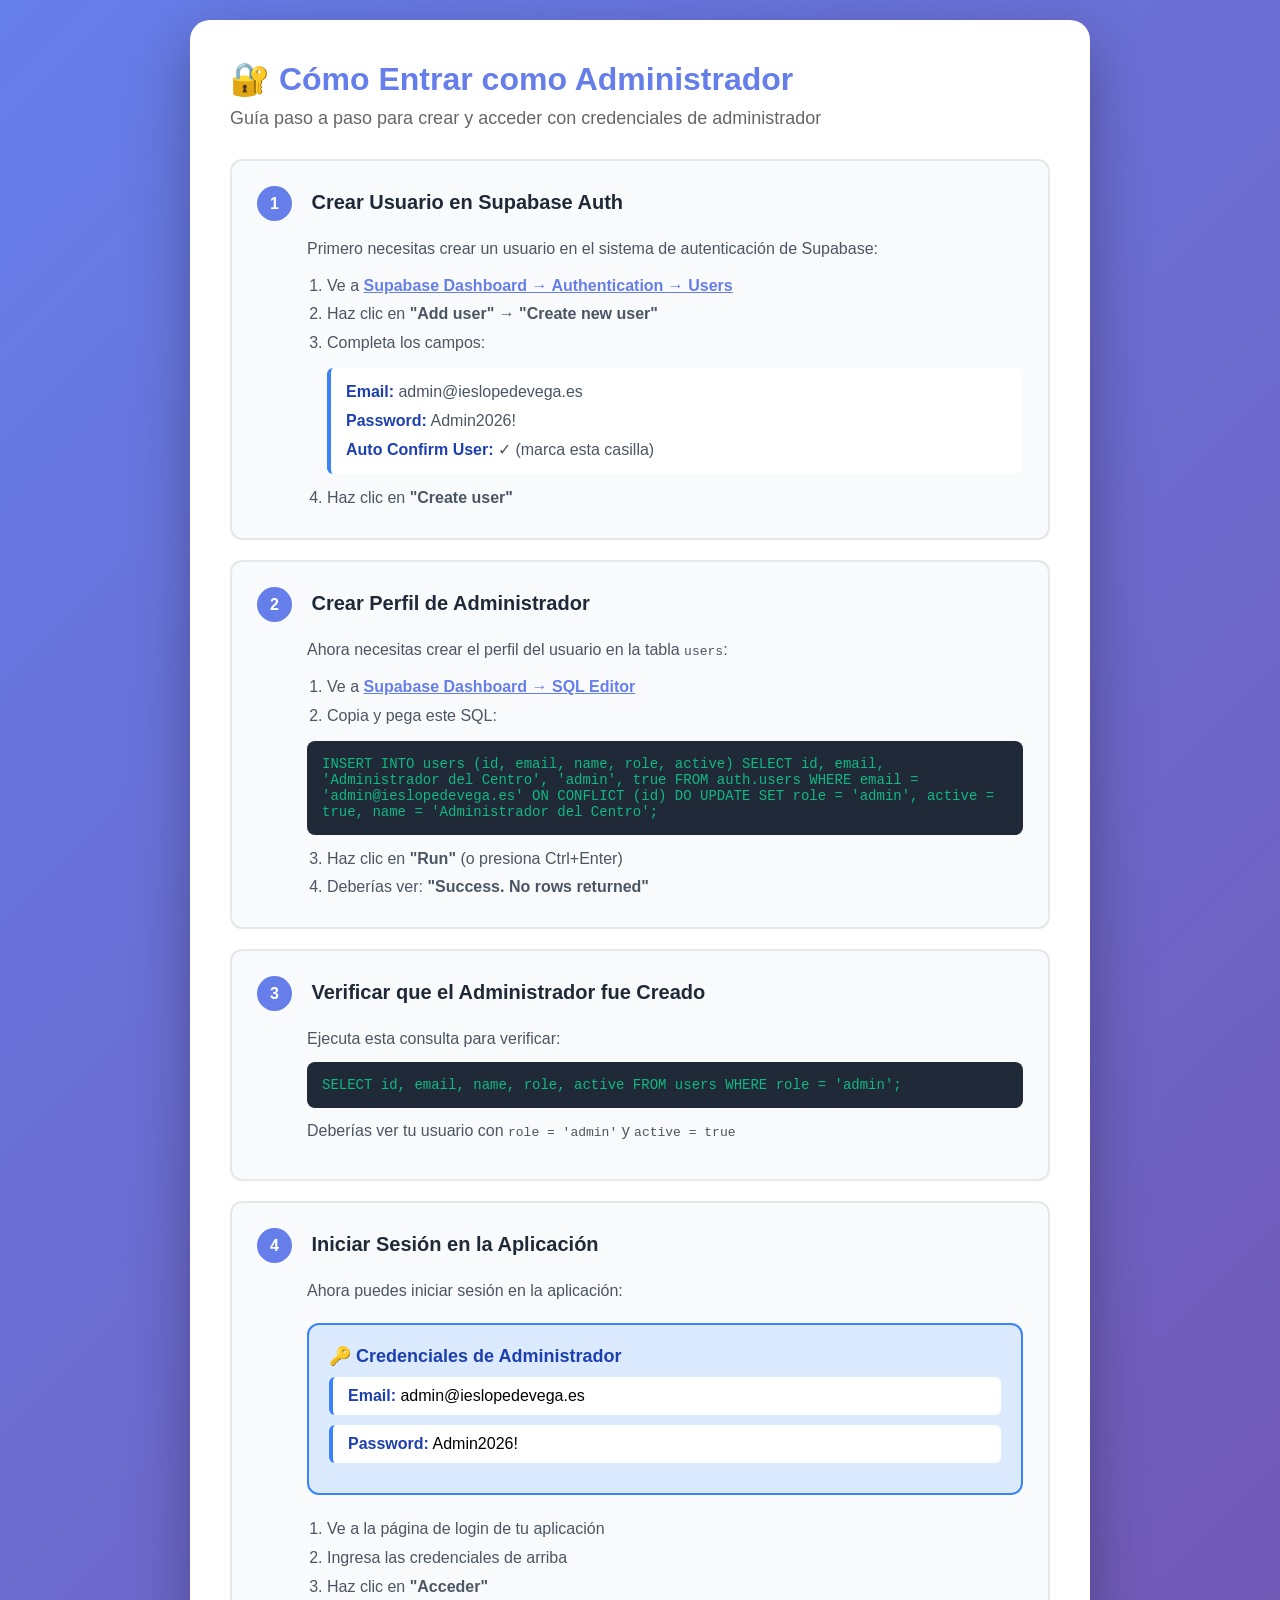
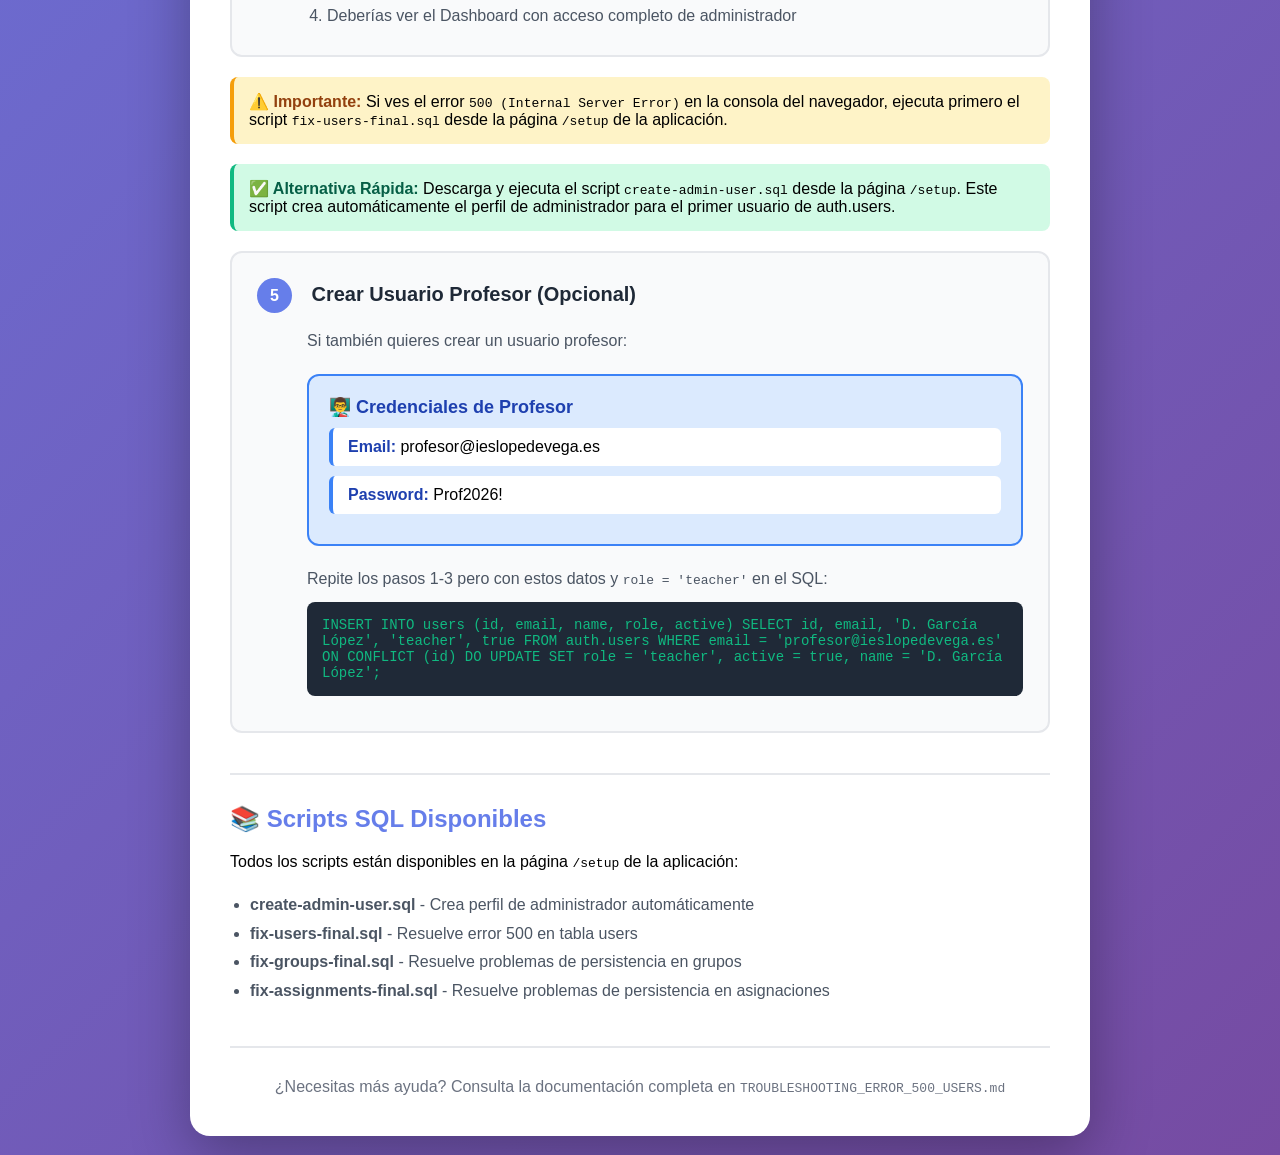
<file: public/COMO_ENTRAR_COMO_ADMINISTRADOR.html>
<!DOCTYPE html>
<html lang="es">
<head>
    <meta charset="UTF-8">
    <meta name="viewport" content="width=device-width, initial-scale=1.0">
    <title>Cómo Entrar como Administrador - IES Lope de Vega</title>
    <style>
        * {
            margin: 0;
            padding: 0;
            box-sizing: border-box;
        }
        body {
            font-family: -apple-system, BlinkMacSystemFont, 'Segoe UI', Roboto, Oxygen, Ubuntu, Cantarell, sans-serif;
            background: linear-gradient(135deg, #667eea 0%, #764ba2 100%);
            padding: 20px;
            min-height: 100vh;
        }
        .container {
            max-width: 900px;
            margin: 0 auto;
            background: white;
            border-radius: 20px;
            padding: 40px;
            box-shadow: 0 20px 60px rgba(0,0,0,0.3);
        }
        h1 {
            color: #667eea;
            margin-bottom: 10px;
            font-size: 32px;
        }
        .subtitle {
            color: #666;
            margin-bottom: 30px;
            font-size: 18px;
        }
        .step {
            background: #f9fafb;
            border-radius: 12px;
            padding: 25px;
            margin-bottom: 20px;
            border: 2px solid #e5e7eb;
        }
        .step:hover {
            border-color: #667eea;
            box-shadow: 0 4px 12px rgba(102, 126, 234, 0.1);
        }
        .step-number {
            display: inline-block;
            background: #667eea;
            color: white;
            width: 35px;
            height: 35px;
            border-radius: 50%;
            text-align: center;
            line-height: 35px;
            font-weight: bold;
            margin-right: 15px;
        }
        .step h3 {
            display: inline;
            color: #1f2937;
            font-size: 20px;
        }
        .step-content {
            margin-top: 15px;
            margin-left: 50px;
        }
        .step p {
            color: #4b5563;
            line-height: 1.6;
            margin-bottom: 10px;
        }
        .code-block {
            background: #1f2937;
            color: #10b981;
            padding: 15px;
            border-radius: 8px;
            font-family: 'Courier New', monospace;
            font-size: 14px;
            overflow-x: auto;
            margin: 10px 0;
        }
        .button {
            display: inline-block;
            background: #667eea;
            color: white;
            padding: 12px 30px;
            border-radius: 8px;
            text-decoration: none;
            font-weight: bold;
            margin: 10px 10px 10px 0;
            transition: all 0.3s;
        }
        .button:hover {
            background: #5568d3;
            transform: translateY(-2px);
            box-shadow: 0 4px 12px rgba(102, 126, 234, 0.4);
        }
        .button-secondary {
            background: #10b981;
        }
        .button-secondary:hover {
            background: #059669;
        }
        .credentials {
            background: #dbeafe;
            border: 2px solid #3b82f6;
            border-radius: 12px;
            padding: 20px;
            margin: 20px 0;
        }
        .credentials h4 {
            color: #1e40af;
            margin-bottom: 10px;
            font-size: 18px;
        }
        .credentials-item {
            background: white;
            padding: 10px 15px;
            border-radius: 6px;
            margin: 10px 0;
            border-left: 4px solid #3b82f6;
        }
        .credentials-item strong {
            color: #1e40af;
        }
        .warning {
            background: #fef3c7;
            border-left: 4px solid #f59e0b;
            padding: 15px;
            margin: 20px 0;
            border-radius: 8px;
        }
        .warning strong {
            color: #92400e;
        }
        .success {
            background: #d1fae5;
            border-left: 4px solid #10b981;
            padding: 15px;
            margin: 20px 0;
            border-radius: 8px;
        }
        .success strong {
            color: #065f46;
        }
        ul {
            margin-left: 20px;
            margin-top: 10px;
        }
        li {
            color: #4b5563;
            line-height: 1.8;
        }
    </style>
</head>
<body>
    <div class="container">
        <h1>🔐 Cómo Entrar como Administrador</h1>
        <p class="subtitle">Guía paso a paso para crear y acceder con credenciales de administrador</p>

        <div class="step">
            <span class="step-number">1</span>
            <h3>Crear Usuario en Supabase Auth</h3>
            <div class="step-content">
                <p>Primero necesitas crear un usuario en el sistema de autenticación de Supabase:</p>
                <ol style="margin-left: 20px; margin-top: 10px;">
                    <li>Ve a <a href="https://supabase.com/dashboard/project/sbymwyxjuxhkilwcxoed/auth/users" target="_blank" style="color: #667eea; font-weight: bold;">Supabase Dashboard → Authentication → Users</a></li>
                    <li>Haz clic en <strong>"Add user"</strong> → <strong>"Create new user"</strong></li>
                    <li>Completa los campos:
                        <div class="credentials-item">
                            <strong>Email:</strong> admin@ieslopedevega.es<br>
                            <strong>Password:</strong> Admin2026!<br>
                            <strong>Auto Confirm User:</strong> ✓ (marca esta casilla)
                        </div>
                    </li>
                    <li>Haz clic en <strong>"Create user"</strong></li>
                </ol>
            </div>
        </div>

        <div class="step">
            <span class="step-number">2</span>
            <h3>Crear Perfil de Administrador</h3>
            <div class="step-content">
                <p>Ahora necesitas crear el perfil del usuario en la tabla <code>users</code>:</p>
                <ol style="margin-left: 20px; margin-top: 10px;">
                    <li>Ve a <a href="https://supabase.com/dashboard/project/sbymwyxjuxhkilwcxoed/sql/new" target="_blank" style="color: #667eea; font-weight: bold;">Supabase Dashboard → SQL Editor</a></li>
                    <li>Copia y pega este SQL:</li>
                </ol>
                <div class="code-block">
INSERT INTO users (id, email, name, role, active)
SELECT 
  id,
  email,
  'Administrador del Centro',
  'admin',
  true
FROM auth.users
WHERE email = 'admin@ieslopedevega.es'
ON CONFLICT (id) DO UPDATE
SET 
  role = 'admin',
  active = true,
  name = 'Administrador del Centro';
                </div>
                <ol start="3" style="margin-left: 20px; margin-top: 10px;">
                    <li>Haz clic en <strong>"Run"</strong> (o presiona Ctrl+Enter)</li>
                    <li>Deberías ver: <strong>"Success. No rows returned"</strong></li>
                </ol>
            </div>
        </div>

        <div class="step">
            <span class="step-number">3</span>
            <h3>Verificar que el Administrador fue Creado</h3>
            <div class="step-content">
                <p>Ejecuta esta consulta para verificar:</p>
                <div class="code-block">
SELECT 
  id,
  email,
  name,
  role,
  active
FROM users
WHERE role = 'admin';
                </div>
                <p>Deberías ver tu usuario con <code>role = 'admin'</code> y <code>active = true</code></p>
            </div>
        </div>

        <div class="step">
            <span class="step-number">4</span>
            <h3>Iniciar Sesión en la Aplicación</h3>
            <div class="step-content">
                <p>Ahora puedes iniciar sesión en la aplicación:</p>
                <div class="credentials">
                    <h4>🔑 Credenciales de Administrador</h4>
                    <div class="credentials-item">
                        <strong>Email:</strong> admin@ieslopedevega.es
                    </div>
                    <div class="credentials-item">
                        <strong>Password:</strong> Admin2026!
                    </div>
                </div>
                <ol style="margin-left: 20px; margin-top: 10px;">
                    <li>Ve a la página de login de tu aplicación</li>
                    <li>Ingresa las credenciales de arriba</li>
                    <li>Haz clic en <strong>"Acceder"</strong></li>
                    <li>Deberías ver el Dashboard con acceso completo de administrador</li>
                </ol>
            </div>
        </div>

        <div class="warning">
            <strong>⚠️ Importante:</strong> Si ves el error <code>500 (Internal Server Error)</code> en la consola del navegador, ejecuta primero el script <code>fix-users-final.sql</code> desde la página <code>/setup</code> de la aplicación.
        </div>

        <div class="success">
            <strong>✅ Alternativa Rápida:</strong> Descarga y ejecuta el script <code>create-admin-user.sql</code> desde la página <code>/setup</code>. Este script crea automáticamente el perfil de administrador para el primer usuario de auth.users.
        </div>

        <div class="step">
            <span class="step-number">5</span>
            <h3>Crear Usuario Profesor (Opcional)</h3>
            <div class="step-content">
                <p>Si también quieres crear un usuario profesor:</p>
                <div class="credentials">
                    <h4>👨‍🏫 Credenciales de Profesor</h4>
                    <div class="credentials-item">
                        <strong>Email:</strong> profesor@ieslopedevega.es
                    </div>
                    <div class="credentials-item">
                        <strong>Password:</strong> Prof2026!
                    </div>
                </div>
                <p>Repite los pasos 1-3 pero con estos datos y <code>role = 'teacher'</code> en el SQL:</p>
                <div class="code-block">
INSERT INTO users (id, email, name, role, active)
SELECT 
  id,
  email,
  'D. García López',
  'teacher',
  true
FROM auth.users
WHERE email = 'profesor@ieslopedevega.es'
ON CONFLICT (id) DO UPDATE
SET 
  role = 'teacher',
  active = true,
  name = 'D. García López';
                </div>
            </div>
        </div>

        <div style="margin-top: 40px; padding-top: 30px; border-top: 2px solid #e5e7eb;">
            <h2 style="color: #667eea; margin-bottom: 20px;">📚 Scripts SQL Disponibles</h2>
            <p style="margin-bottom: 20px;">Todos los scripts están disponibles en la página <code>/setup</code> de la aplicación:</p>
            <ul>
                <li><strong>create-admin-user.sql</strong> - Crea perfil de administrador automáticamente</li>
                <li><strong>fix-users-final.sql</strong> - Resuelve error 500 en tabla users</li>
                <li><strong>fix-groups-final.sql</strong> - Resuelve problemas de persistencia en grupos</li>
                <li><strong>fix-assignments-final.sql</strong> - Resuelve problemas de persistencia en asignaciones</li>
            </ul>
        </div>

        <div style="margin-top: 40px; padding-top: 30px; border-top: 2px solid #e5e7eb; text-align: center; color: #6b7280;">
            <p>¿Necesitas más ayuda? Consulta la documentación completa en <code>TROUBLESHOOTING_ERROR_500_USERS.md</code></p>
        </div>
    </div>
</body>
</html>
</file>
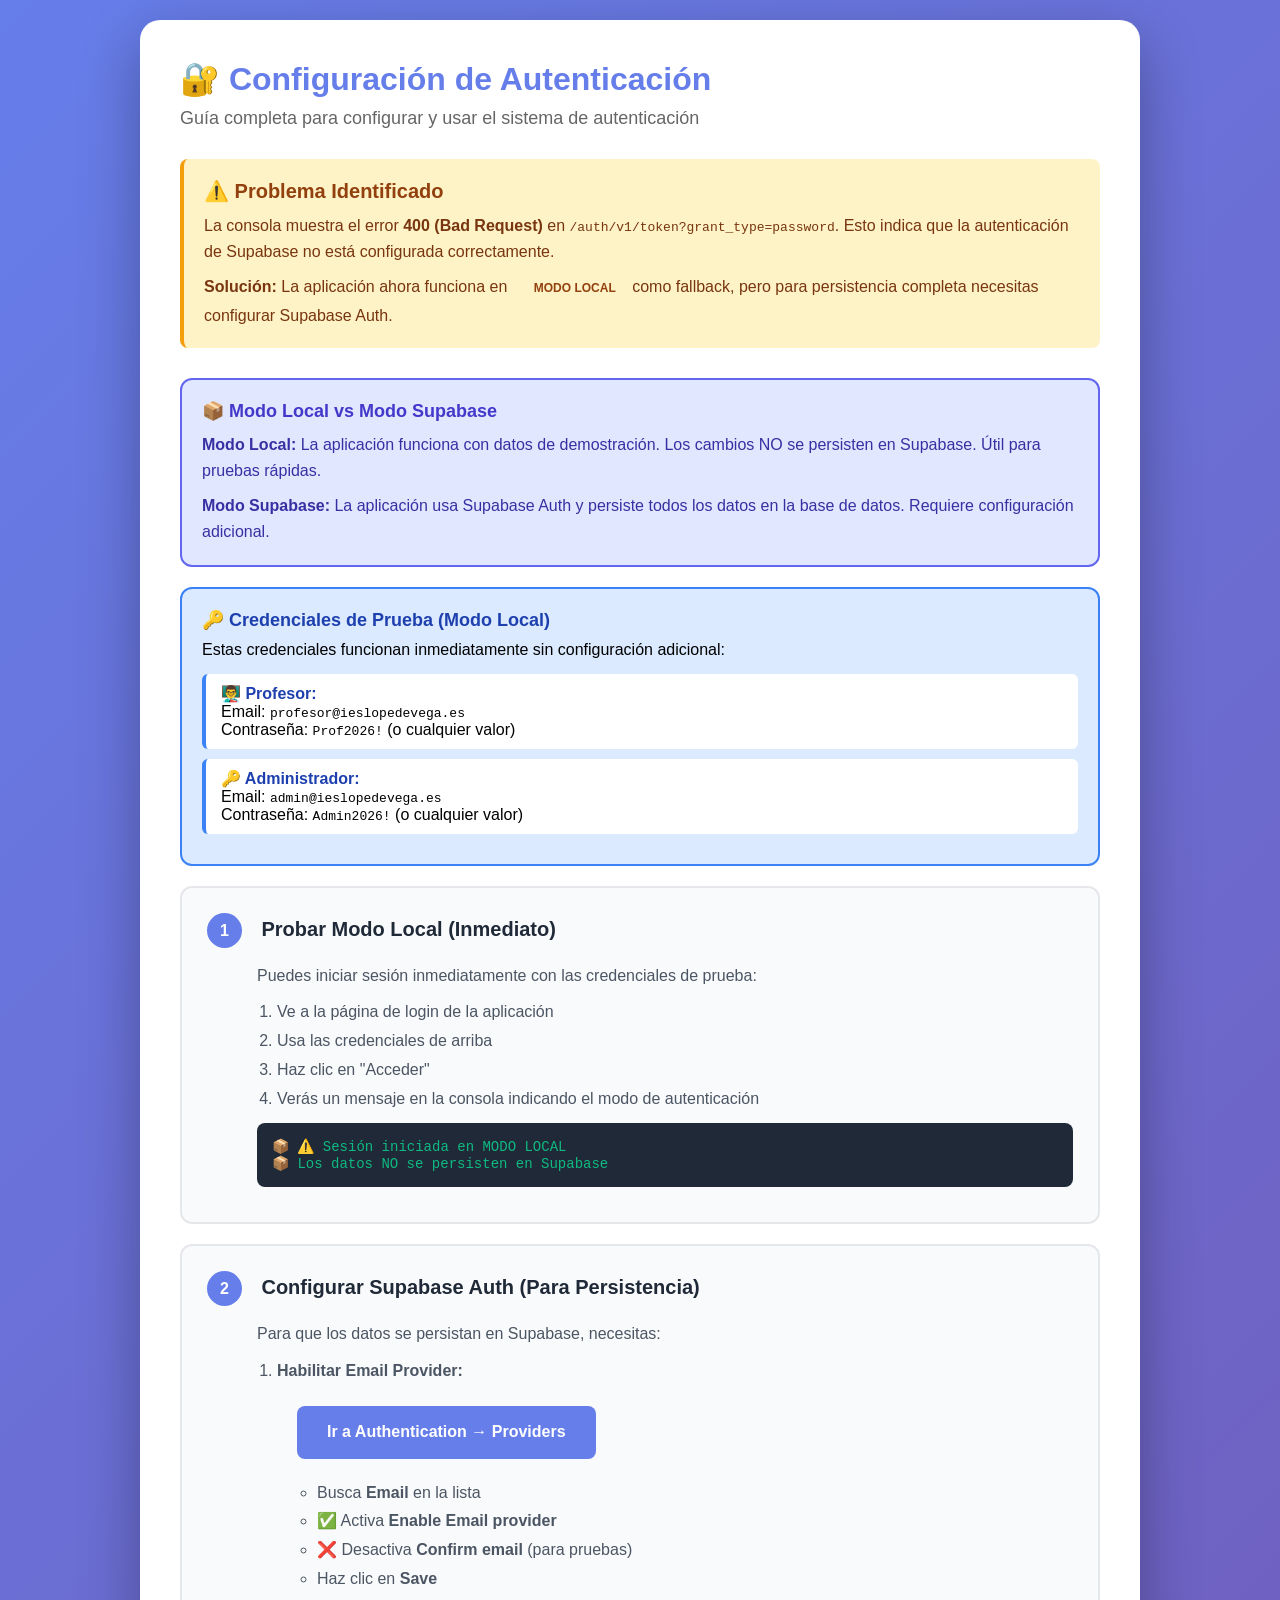
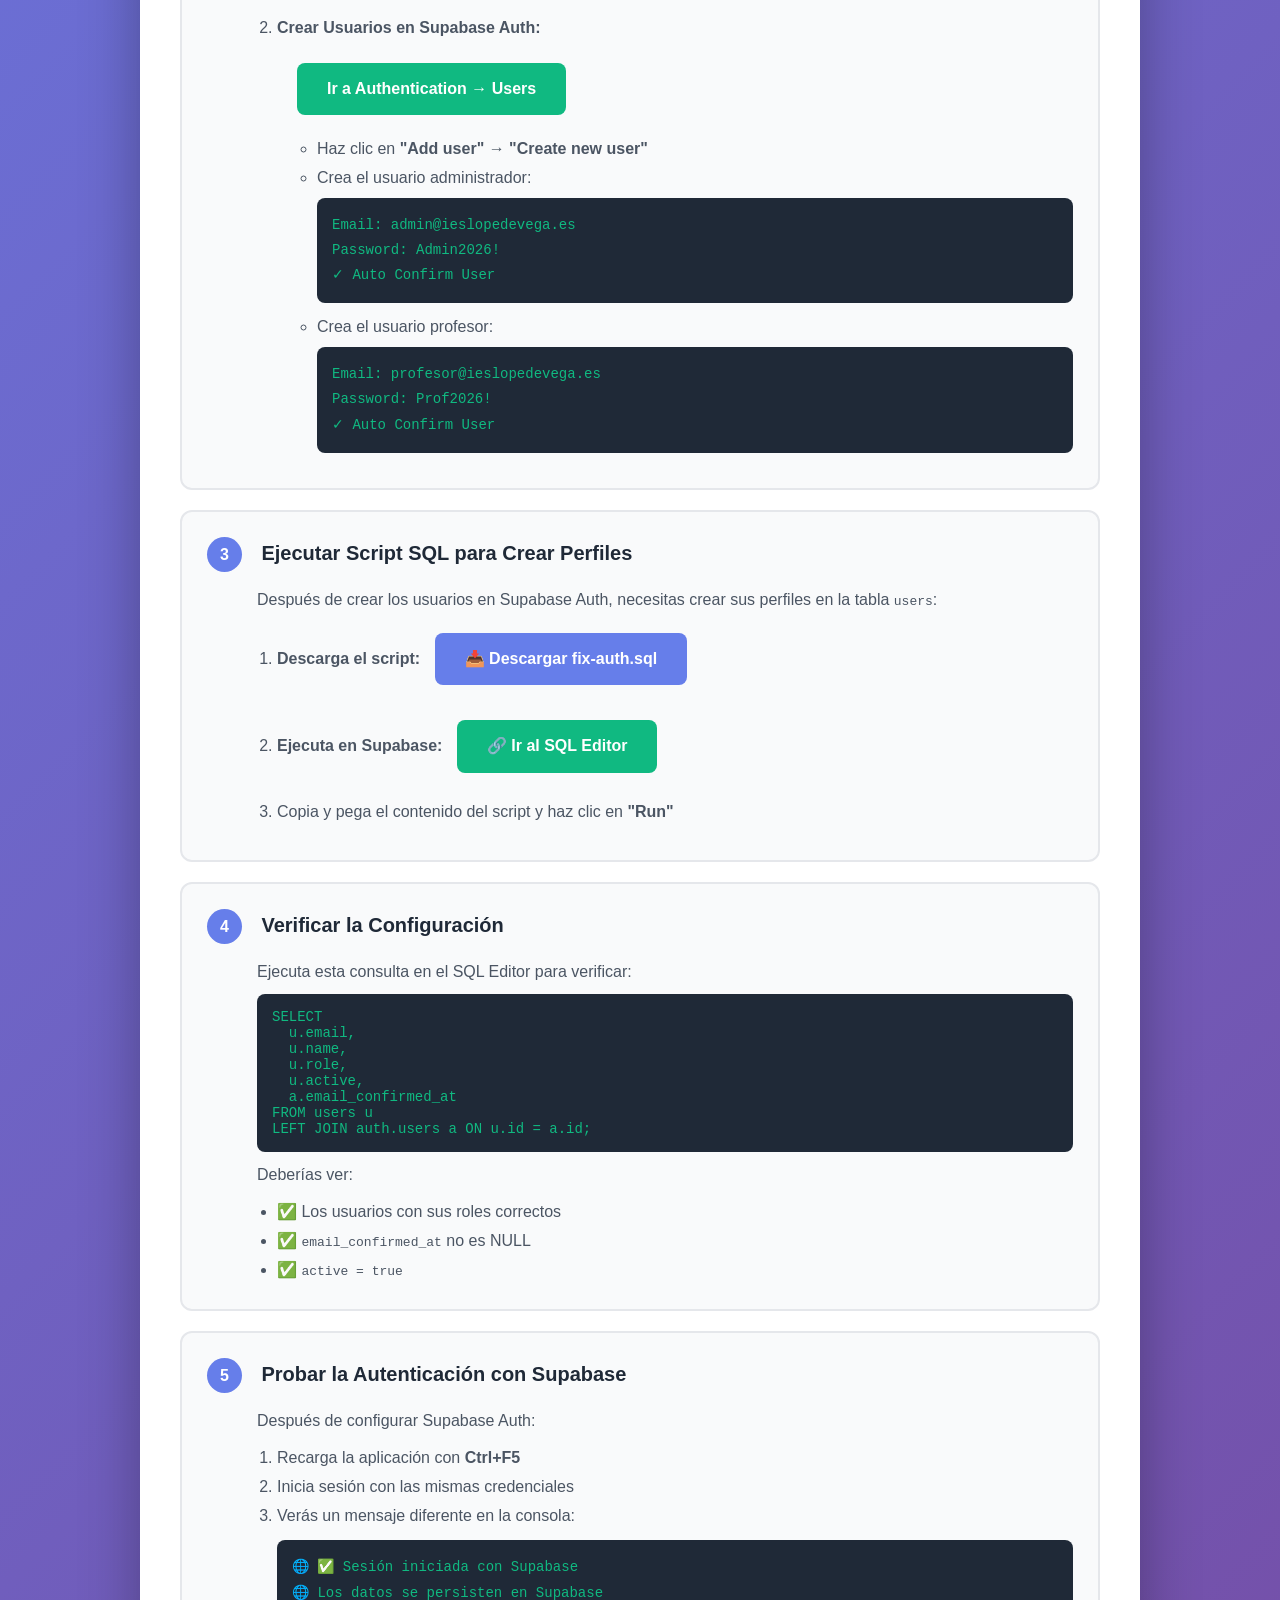
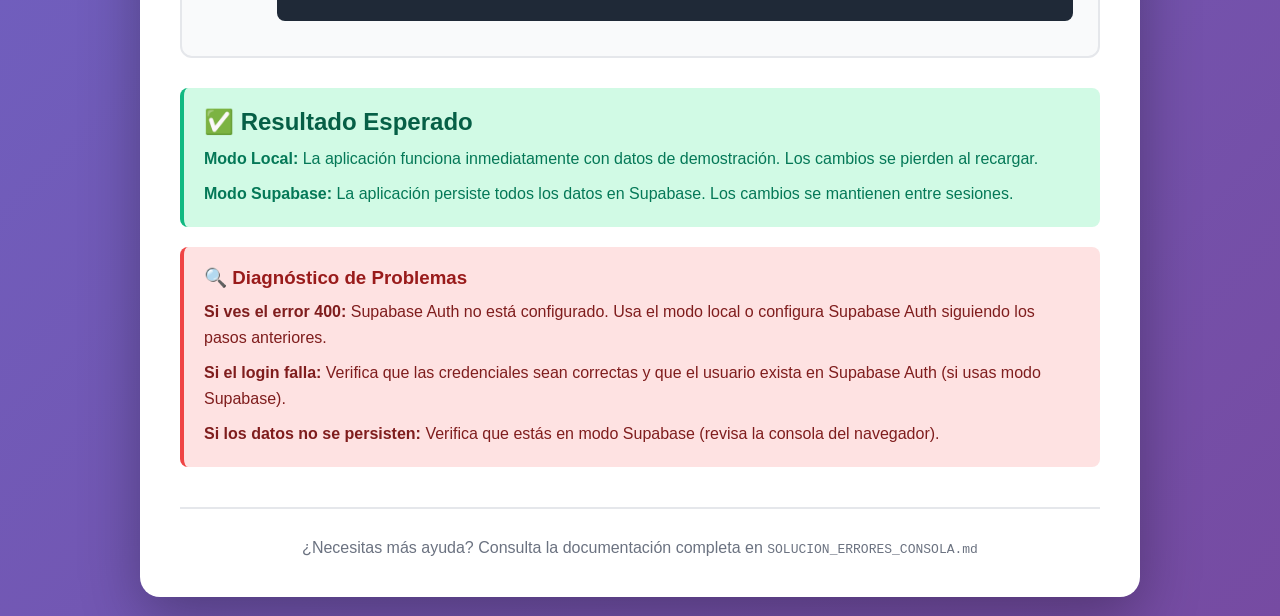
<file: public/CONFIGURACION_AUTENTICACION.html>
<!DOCTYPE html>
<html lang="es">
<head>
    <meta charset="UTF-8">
    <meta name="viewport" content="width=device-width, initial-scale=1.0">
    <title>Configuración de Autenticación - IES Lope de Vega</title>
    <style>
        * {
            margin: 0;
            padding: 0;
            box-sizing: border-box;
        }
        body {
            font-family: -apple-system, BlinkMacSystemFont, 'Segoe UI', Roboto, Oxygen, Ubuntu, Cantarell, sans-serif;
            background: linear-gradient(135deg, #667eea 0%, #764ba2 100%);
            padding: 20px;
            min-height: 100vh;
        }
        .container {
            max-width: 1000px;
            margin: 0 auto;
            background: white;
            border-radius: 20px;
            padding: 40px;
            box-shadow: 0 20px 60px rgba(0,0,0,0.3);
        }
        h1 {
            color: #667eea;
            margin-bottom: 10px;
            font-size: 32px;
        }
        .subtitle {
            color: #666;
            margin-bottom: 30px;
            font-size: 18px;
        }
        .alert {
            background: #fef3c7;
            border-left: 4px solid #f59e0b;
            padding: 20px;
            margin-bottom: 30px;
            border-radius: 8px;
        }
        .alert h2 {
            color: #92400e;
            margin-bottom: 10px;
            font-size: 20px;
        }
        .alert p {
            color: #78350f;
            line-height: 1.6;
        }
        .step {
            background: #f9fafb;
            border-radius: 12px;
            padding: 25px;
            margin-bottom: 20px;
            border: 2px solid #e5e7eb;
        }
        .step:hover {
            border-color: #667eea;
            box-shadow: 0 4px 12px rgba(102, 126, 234, 0.1);
        }
        .step-number {
            display: inline-block;
            background: #667eea;
            color: white;
            width: 35px;
            height: 35px;
            border-radius: 50%;
            text-align: center;
            line-height: 35px;
            font-weight: bold;
            margin-right: 15px;
        }
        .step h3 {
            display: inline;
            color: #1f2937;
            font-size: 20px;
        }
        .step-content {
            margin-top: 15px;
            margin-left: 50px;
        }
        .step p {
            color: #4b5563;
            line-height: 1.6;
            margin-bottom: 10px;
        }
        .code-block {
            background: #1f2937;
            color: #10b981;
            padding: 15px;
            border-radius: 8px;
            font-family: 'Courier New', monospace;
            font-size: 14px;
            overflow-x: auto;
            margin: 10px 0;
        }
        .button {
            display: inline-block;
            background: #667eea;
            color: white;
            padding: 12px 30px;
            border-radius: 8px;
            text-decoration: none;
            font-weight: bold;
            margin: 10px 10px 10px 0;
            transition: all 0.3s;
        }
        .button:hover {
            background: #5568d3;
            transform: translateY(-2px);
            box-shadow: 0 4px 12px rgba(102, 126, 234, 0.4);
        }
        .button-secondary {
            background: #10b981;
        }
        .button-secondary:hover {
            background: #059669;
        }
        .credentials {
            background: #dbeafe;
            border: 2px solid #3b82f6;
            border-radius: 12px;
            padding: 20px;
            margin: 20px 0;
        }
        .credentials h4 {
            color: #1e40af;
            margin-bottom: 10px;
            font-size: 18px;
        }
        .credentials-item {
            background: white;
            padding: 10px 15px;
            border-radius: 6px;
            margin: 10px 0;
            border-left: 4px solid #3b82f6;
        }
        .credentials-item strong {
            color: #1e40af;
        }
        .success {
            background: #d1fae5;
            border-left: 4px solid #10b981;
            padding: 20px;
            margin-top: 30px;
            border-radius: 8px;
        }
        .success h2 {
            color: #065f46;
            margin-bottom: 10px;
        }
        .success p {
            color: #047857;
            line-height: 1.6;
        }
        .warning {
            background: #fee2e2;
            border-left: 4px solid #ef4444;
            padding: 20px;
            margin-top: 20px;
            border-radius: 8px;
        }
        .warning h3 {
            color: #991b1b;
            margin-bottom: 10px;
        }
        .warning p {
            color: #7f1d1d;
            line-height: 1.6;
        }
        .info-box {
            background: #e0e7ff;
            border: 2px solid #6366f1;
            border-radius: 12px;
            padding: 20px;
            margin: 20px 0;
        }
        .info-box h4 {
            color: #4338ca;
            margin-bottom: 10px;
            font-size: 18px;
        }
        .info-box p {
            color: #3730a3;
            line-height: 1.6;
        }
        ul {
            margin-left: 20px;
            margin-top: 10px;
        }
        li {
            color: #4b5563;
            line-height: 1.8;
        }
        .mode-indicator {
            display: inline-block;
            padding: 4px 12px;
            border-radius: 12px;
            font-size: 12px;
            font-weight: bold;
            margin-left: 10px;
        }
        .mode-local {
            background: #fef3c7;
            color: #92400e;
        }
        .mode-supabase {
            background: #d1fae5;
            color: #065f46;
        }
    </style>
</head>
<body>
    <div class="container">
        <h1>🔐 Configuración de Autenticación</h1>
        <p class="subtitle">Guía completa para configurar y usar el sistema de autenticación</p>

        <div class="alert">
            <h2>⚠️ Problema Identificado</h2>
            <p>La consola muestra el error <strong>400 (Bad Request)</strong> en <code>/auth/v1/token?grant_type=password</code>. Esto indica que la autenticación de Supabase no está configurada correctamente.</p>
            <p style="margin-top: 10px;"><strong>Solución:</strong> La aplicación ahora funciona en <span class="mode-indicator mode-local">MODO LOCAL</span> como fallback, pero para persistencia completa necesitas configurar Supabase Auth.</p>
        </div>

        <div class="info-box">
            <h4>📦 Modo Local vs Modo Supabase</h4>
            <p><strong>Modo Local:</strong> La aplicación funciona con datos de demostración. Los cambios NO se persisten en Supabase. Útil para pruebas rápidas.</p>
            <p style="margin-top: 10px;"><strong>Modo Supabase:</strong> La aplicación usa Supabase Auth y persiste todos los datos en la base de datos. Requiere configuración adicional.</p>
        </div>

        <div class="credentials">
            <h4>🔑 Credenciales de Prueba (Modo Local)</h4>
            <p style="margin-bottom: 15px;">Estas credenciales funcionan inmediatamente sin configuración adicional:</p>
            <div class="credentials-item">
                <strong>👨‍🏫 Profesor:</strong><br>
                Email: <code>profesor@ieslopedevega.es</code><br>
                Contraseña: <code>Prof2026!</code> (o cualquier valor)
            </div>
            <div class="credentials-item">
                <strong>🔑 Administrador:</strong><br>
                Email: <code>admin@ieslopedevega.es</code><br>
                Contraseña: <code>Admin2026!</code> (o cualquier valor)
            </div>
        </div>

        <div class="step">
            <span class="step-number">1</span>
            <h3>Probar Modo Local (Inmediato)</h3>
            <div class="step-content">
                <p>Puedes iniciar sesión inmediatamente con las credenciales de prueba:</p>
                <ol style="margin-left: 20px; margin-top: 10px;">
                    <li>Ve a la página de login de la aplicación</li>
                    <li>Usa las credenciales de arriba</li>
                    <li>Haz clic en "Acceder"</li>
                    <li>Verás un mensaje en la consola indicando el modo de autenticación</li>
                </ol>
                <div class="code-block">
📦 ⚠️ Sesión iniciada en MODO LOCAL<br>
📦 Los datos NO se persisten en Supabase
                </div>
            </div>
        </div>

        <div class="step">
            <span class="step-number">2</span>
            <h3>Configurar Supabase Auth (Para Persistencia)</h3>
            <div class="step-content">
                <p>Para que los datos se persistan en Supabase, necesitas:</p>
                <ol style="margin-left: 20px; margin-top: 10px;">
                    <li>
                        <strong>Habilitar Email Provider:</strong>
                        <div style="margin-left: 20px; margin-top: 10px;">
                            <a href="https://supabase.com/dashboard/project/sbymwyxjuxhkilwcxoed/auth/providers" target="_blank" class="button">Ir a Authentication → Providers</a>
                            <ul>
                                <li>Busca <strong>Email</strong> en la lista</li>
                                <li>✅ Activa <strong>Enable Email provider</strong></li>
                                <li>❌ Desactiva <strong>Confirm email</strong> (para pruebas)</li>
                                <li>Haz clic en <strong>Save</strong></li>
                            </ul>
                        </div>
                    </li>
                    <li style="margin-top: 20px;">
                        <strong>Crear Usuarios en Supabase Auth:</strong>
                        <div style="margin-left: 20px; margin-top: 10px;">
                            <a href="https://supabase.com/dashboard/project/sbymwyxjuxhkilwcxoed/auth/users" target="_blank" class="button button-secondary">Ir a Authentication → Users</a>
                            <ul>
                                <li>Haz clic en <strong>"Add user"</strong> → <strong>"Create new user"</strong></li>
                                <li>Crea el usuario administrador:
                                    <div class="code-block" style="margin-top: 5px;">
Email: admin@ieslopedevega.es<br>
Password: Admin2026!<br>
✓ Auto Confirm User
                                    </div>
                                </li>
                                <li>Crea el usuario profesor:
                                    <div class="code-block" style="margin-top: 5px;">
Email: profesor@ieslopedevega.es<br>
Password: Prof2026!<br>
✓ Auto Confirm User
                                    </div>
                                </li>
                            </ul>
                        </div>
                    </li>
                </ol>
            </div>
        </div>

        <div class="step">
            <span class="step-number">3</span>
            <h3>Ejecutar Script SQL para Crear Perfiles</h3>
            <div class="step-content">
                <p>Después de crear los usuarios en Supabase Auth, necesitas crear sus perfiles en la tabla <code>users</code>:</p>
                <ol style="margin-left: 20px; margin-top: 10px;">
                    <li>
                        <strong>Descarga el script:</strong>
                        <a href="/sql/fix-auth.sql" download class="button" style="margin-left: 10px;">📥 Descargar fix-auth.sql</a>
                    </li>
                    <li style="margin-top: 15px;">
                        <strong>Ejecuta en Supabase:</strong>
                        <a href="https://supabase.com/dashboard/project/sbymwyxjuxhkilwcxoed/sql/new" target="_blank" class="button button-secondary" style="margin-left: 10px;">🔗 Ir al SQL Editor</a>
                    </li>
                    <li style="margin-top: 15px;">
                        <p>Copia y pega el contenido del script y haz clic en <strong>"Run"</strong></p>
                    </li>
                </ol>
            </div>
        </div>

        <div class="step">
            <span class="step-number">4</span>
            <h3>Verificar la Configuración</h3>
            <div class="step-content">
                <p>Ejecuta esta consulta en el SQL Editor para verificar:</p>
                <div class="code-block">
SELECT <br>
&nbsp;&nbsp;u.email,<br>
&nbsp;&nbsp;u.name,<br>
&nbsp;&nbsp;u.role,<br>
&nbsp;&nbsp;u.active,<br>
&nbsp;&nbsp;a.email_confirmed_at<br>
FROM users u<br>
LEFT JOIN auth.users a ON u.id = a.id;
                </div>
                <p>Deberías ver:</p>
                <ul>
                    <li>✅ Los usuarios con sus roles correctos</li>
                    <li>✅ <code>email_confirmed_at</code> no es NULL</li>
                    <li>✅ <code>active = true</code></li>
                </ul>
            </div>
        </div>

        <div class="step">
            <span class="step-number">5</span>
            <h3>Probar la Autenticación con Supabase</h3>
            <div class="step-content">
                <p>Después de configurar Supabase Auth:</p>
                <ol style="margin-left: 20px; margin-top: 10px;">
                    <li>Recarga la aplicación con <strong>Ctrl+F5</strong></li>
                    <li>Inicia sesión con las mismas credenciales</li>
                    <li>Verás un mensaje diferente en la consola:
                        <div class="code-block" style="margin-top: 10px;">
🌐 ✅ Sesión iniciada con Supabase<br>
🌐 Los datos se persisten en Supabase
                        </div>
                    </li>
                </ol>
            </div>
        </div>

        <div class="success">
            <h2>✅ Resultado Esperado</h2>
            <p><strong>Modo Local:</strong> La aplicación funciona inmediatamente con datos de demostración. Los cambios se pierden al recargar.</p>
            <p style="margin-top: 10px;"><strong>Modo Supabase:</strong> La aplicación persiste todos los datos en Supabase. Los cambios se mantienen entre sesiones.</p>
        </div>

        <div class="warning">
            <h3>🔍 Diagnóstico de Problemas</h3>
            <p><strong>Si ves el error 400:</strong> Supabase Auth no está configurado. Usa el modo local o configura Supabase Auth siguiendo los pasos anteriores.</p>
            <p style="margin-top: 10px;"><strong>Si el login falla:</strong> Verifica que las credenciales sean correctas y que el usuario exista en Supabase Auth (si usas modo Supabase).</p>
            <p style="margin-top: 10px;"><strong>Si los datos no se persisten:</strong> Verifica que estás en modo Supabase (revisa la consola del navegador).</p>
        </div>

        <div style="margin-top: 40px; padding-top: 30px; border-top: 2px solid #e5e7eb; text-align: center; color: #6b7280;">
            <p>¿Necesitas más ayuda? Consulta la documentación completa en <code>SOLUCION_ERRORES_CONSOLA.md</code></p>
        </div>
    </div>
</body>
</html>
</file>
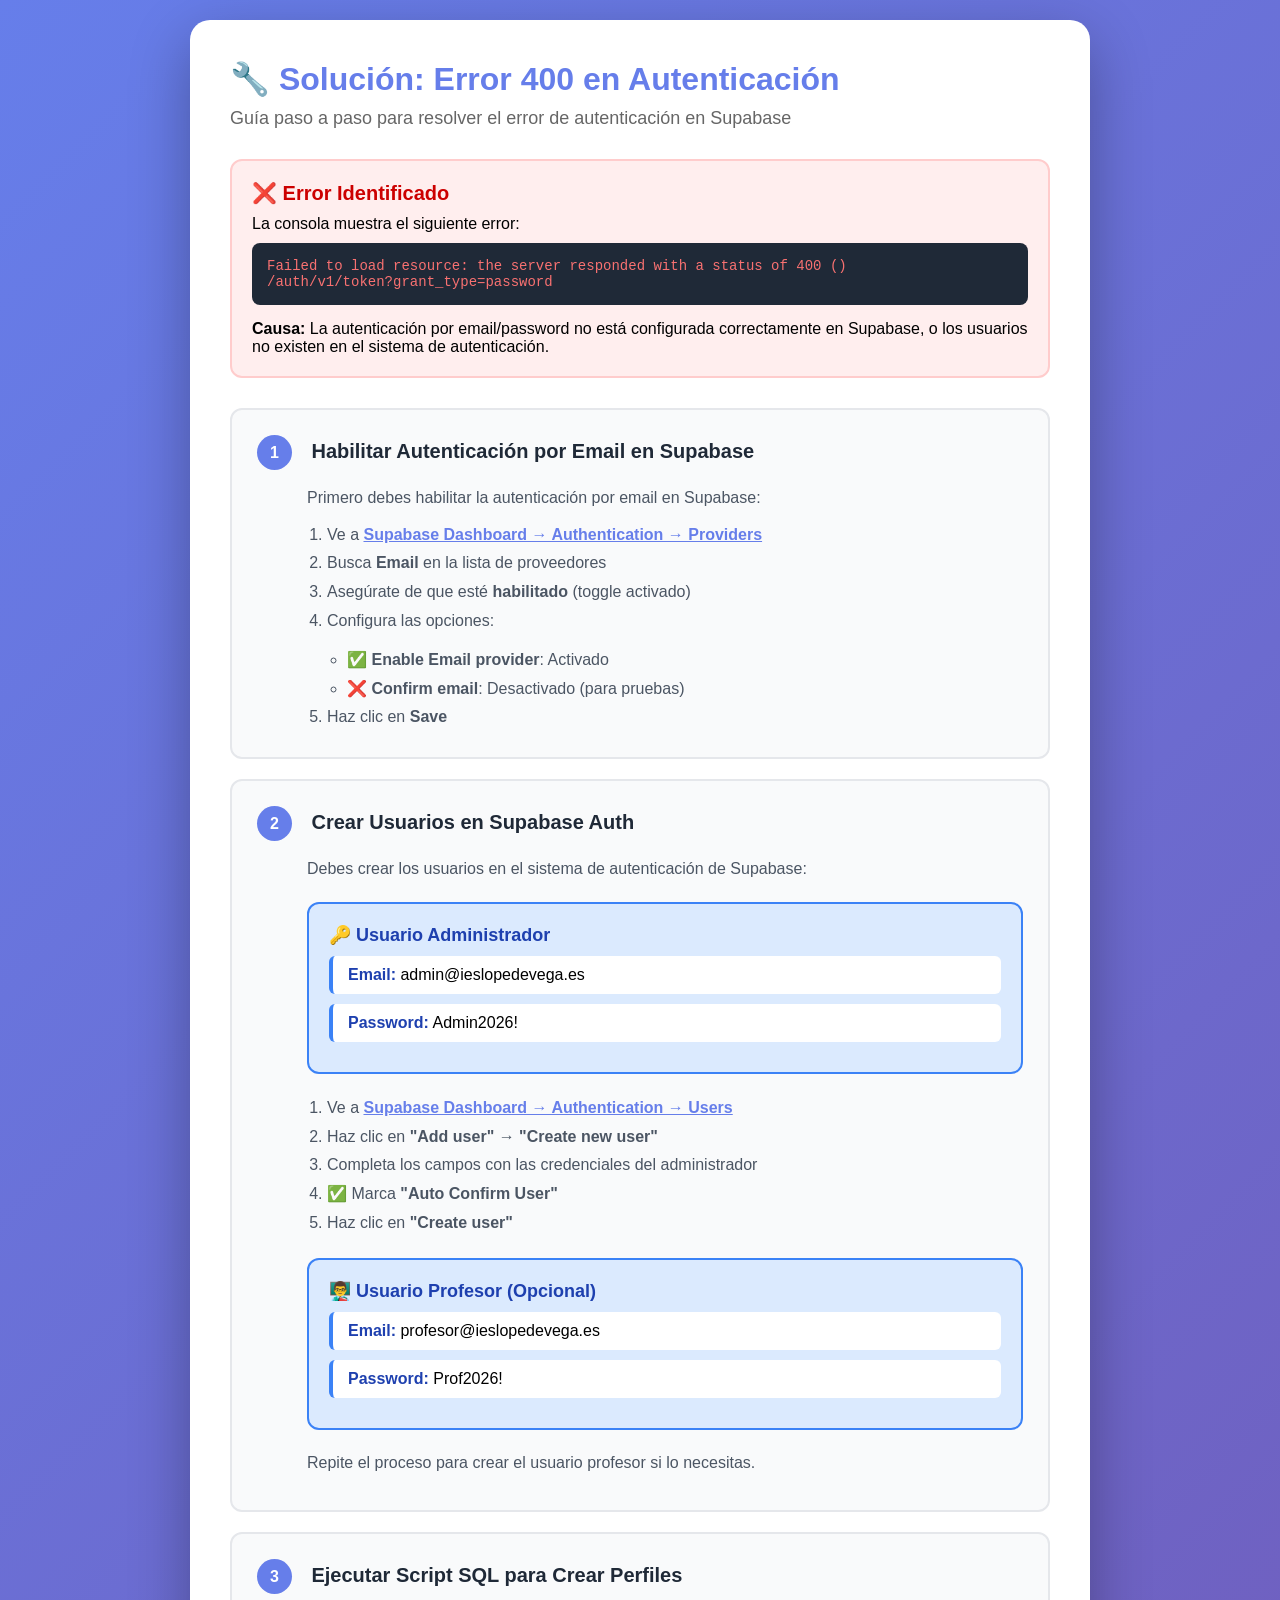
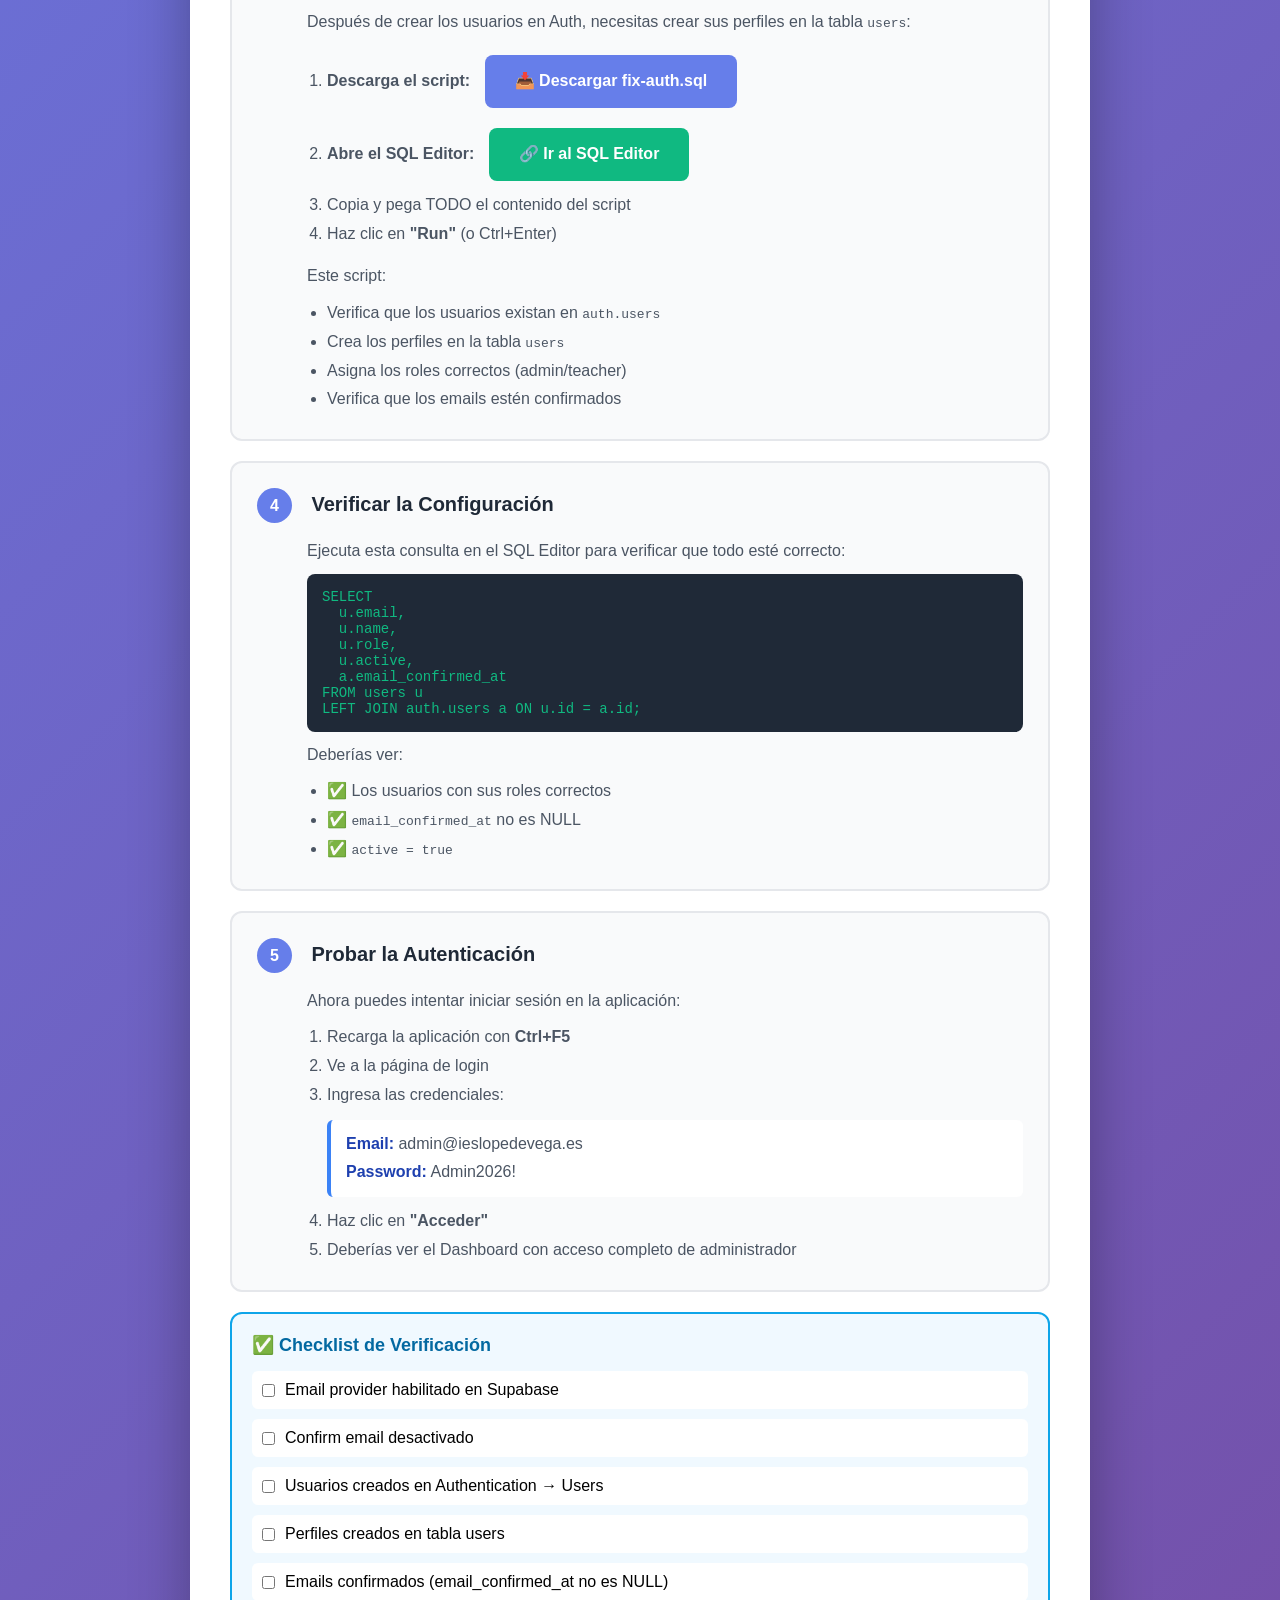
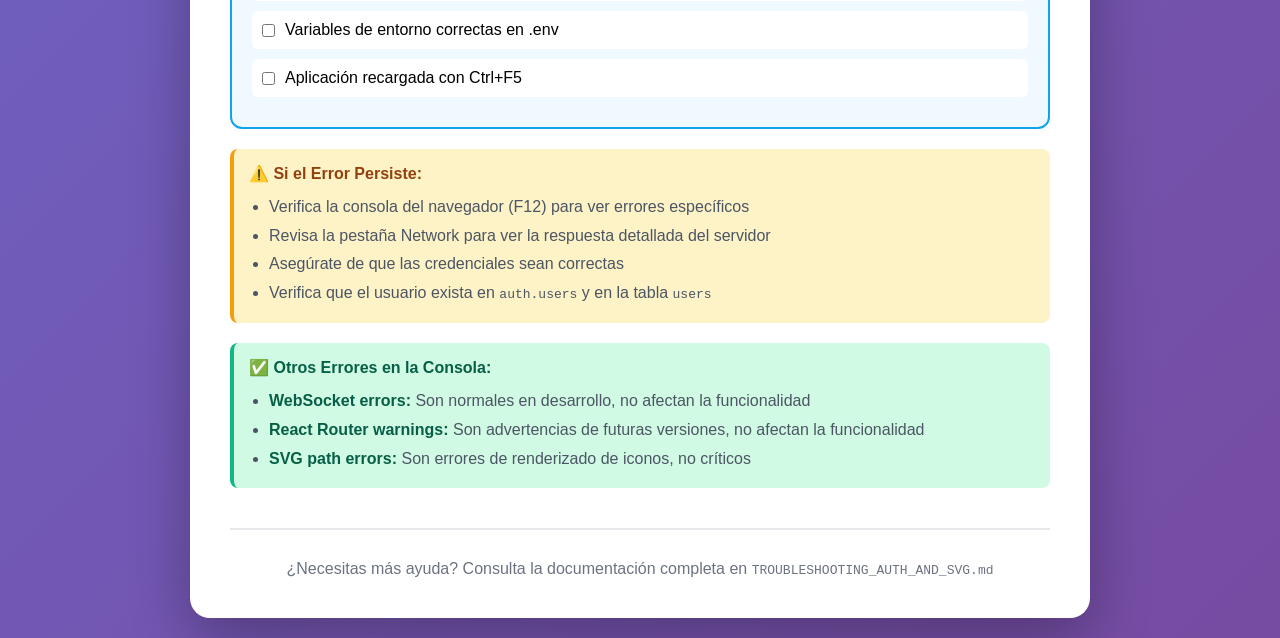
<file: public/SOLUCION_ERROR_400_AUTH.html>
<!DOCTYPE html>
<html lang="es">
<head>
    <meta charset="UTF-8">
    <meta name="viewport" content="width=device-width, initial-scale=1.0">
    <title>Solución: Error 400 en Autenticación - IES Lope de Vega</title>
    <style>
        * {
            margin: 0;
            padding: 0;
            box-sizing: border-box;
        }
        body {
            font-family: -apple-system, BlinkMacSystemFont, 'Segoe UI', Roboto, Oxygen, Ubuntu, Cantarell, sans-serif;
            background: linear-gradient(135deg, #667eea 0%, #764ba2 100%);
            padding: 20px;
            min-height: 100vh;
        }
        .container {
            max-width: 900px;
            margin: 0 auto;
            background: white;
            border-radius: 20px;
            padding: 40px;
            box-shadow: 0 20px 60px rgba(0,0,0,0.3);
        }
        h1 {
            color: #667eea;
            margin-bottom: 10px;
            font-size: 32px;
        }
        .subtitle {
            color: #666;
            margin-bottom: 30px;
            font-size: 18px;
        }
        .error-box {
            background: #fee;
            border: 2px solid #fcc;
            border-radius: 12px;
            padding: 20px;
            margin-bottom: 30px;
        }
        .error-box h2 {
            color: #c00;
            margin-bottom: 10px;
            font-size: 20px;
        }
        .error-code {
            background: #1f2937;
            color: #f87171;
            padding: 15px;
            border-radius: 8px;
            font-family: 'Courier New', monospace;
            font-size: 14px;
            margin: 10px 0;
        }
        .step {
            background: #f9fafb;
            border-radius: 12px;
            padding: 25px;
            margin-bottom: 20px;
            border: 2px solid #e5e7eb;
        }
        .step:hover {
            border-color: #667eea;
            box-shadow: 0 4px 12px rgba(102, 126, 234, 0.1);
        }
        .step-number {
            display: inline-block;
            background: #667eea;
            color: white;
            width: 35px;
            height: 35px;
            border-radius: 50%;
            text-align: center;
            line-height: 35px;
            font-weight: bold;
            margin-right: 15px;
        }
        .step h3 {
            display: inline;
            color: #1f2937;
            font-size: 20px;
        }
        .step-content {
            margin-top: 15px;
            margin-left: 50px;
        }
        .step p {
            color: #4b5563;
            line-height: 1.6;
            margin-bottom: 10px;
        }
        .button {
            display: inline-block;
            background: #667eea;
            color: white;
            padding: 12px 30px;
            border-radius: 8px;
            text-decoration: none;
            font-weight: bold;
            margin: 10px 10px 10px 0;
            transition: all 0.3s;
        }
        .button:hover {
            background: #5568d3;
            transform: translateY(-2px);
            box-shadow: 0 4px 12px rgba(102, 126, 234, 0.4);
        }
        .button-secondary {
            background: #10b981;
        }
        .button-secondary:hover {
            background: #059669;
        }
        .credentials {
            background: #dbeafe;
            border: 2px solid #3b82f6;
            border-radius: 12px;
            padding: 20px;
            margin: 20px 0;
        }
        .credentials h4 {
            color: #1e40af;
            margin-bottom: 10px;
            font-size: 18px;
        }
        .credentials-item {
            background: white;
            padding: 10px 15px;
            border-radius: 6px;
            margin: 10px 0;
            border-left: 4px solid #3b82f6;
        }
        .credentials-item strong {
            color: #1e40af;
        }
        .warning {
            background: #fef3c7;
            border-left: 4px solid #f59e0b;
            padding: 15px;
            margin: 20px 0;
            border-radius: 8px;
        }
        .warning strong {
            color: #92400e;
        }
        .success {
            background: #d1fae5;
            border-left: 4px solid #10b981;
            padding: 15px;
            margin: 20px 0;
            border-radius: 8px;
        }
        .success strong {
            color: #065f46;
        }
        .checklist {
            background: #f0f9ff;
            border: 2px solid #0ea5e9;
            border-radius: 12px;
            padding: 20px;
            margin: 20px 0;
        }
        .checklist h4 {
            color: #0369a1;
            margin-bottom: 15px;
            font-size: 18px;
        }
        .checklist-item {
            display: flex;
            align-items: start;
            margin: 10px 0;
            padding: 10px;
            background: white;
            border-radius: 6px;
        }
        .checklist-item input[type="checkbox"] {
            margin-right: 10px;
            margin-top: 3px;
        }
        ul {
            margin-left: 20px;
            margin-top: 10px;
        }
        li {
            color: #4b5563;
            line-height: 1.8;
        }
    </style>
</head>
<body>
    <div class="container">
        <h1>🔧 Solución: Error 400 en Autenticación</h1>
        <p class="subtitle">Guía paso a paso para resolver el error de autenticación en Supabase</p>

        <div class="error-box">
            <h2>❌ Error Identificado</h2>
            <p>La consola muestra el siguiente error:</p>
            <div class="error-code">
                Failed to load resource: the server responded with a status of 400 ()<br>
                /auth/v1/token?grant_type=password
            </div>
            <p style="margin-top: 15px;">
                <strong>Causa:</strong> La autenticación por email/password no está configurada correctamente en Supabase, 
                o los usuarios no existen en el sistema de autenticación.
            </p>
        </div>

        <div class="step">
            <span class="step-number">1</span>
            <h3>Habilitar Autenticación por Email en Supabase</h3>
            <div class="step-content">
                <p>Primero debes habilitar la autenticación por email en Supabase:</p>
                <ol style="margin-left: 20px; margin-top: 10px;">
                    <li>Ve a <a href="https://supabase.com/dashboard/project/sbymwyxjuxhkilwcxoed/auth/providers" target="_blank" style="color: #667eea; font-weight: bold;">Supabase Dashboard → Authentication → Providers</a></li>
                    <li>Busca <strong>Email</strong> en la lista de proveedores</li>
                    <li>Asegúrate de que esté <strong>habilitado</strong> (toggle activado)</li>
                    <li>Configura las opciones:
                        <ul>
                            <li>✅ <strong>Enable Email provider</strong>: Activado</li>
                            <li>❌ <strong>Confirm email</strong>: Desactivado (para pruebas)</li>
                        </ul>
                    </li>
                    <li>Haz clic en <strong>Save</strong></li>
                </ol>
            </div>
        </div>

        <div class="step">
            <span class="step-number">2</span>
            <h3>Crear Usuarios en Supabase Auth</h3>
            <div class="step-content">
                <p>Debes crear los usuarios en el sistema de autenticación de Supabase:</p>
                
                <div class="credentials">
                    <h4>🔑 Usuario Administrador</h4>
                    <div class="credentials-item">
                        <strong>Email:</strong> admin@ieslopedevega.es
                    </div>
                    <div class="credentials-item">
                        <strong>Password:</strong> Admin2026!
                    </div>
                </div>

                <ol style="margin-left: 20px; margin-top: 10px;">
                    <li>Ve a <a href="https://supabase.com/dashboard/project/sbymwyxjuxhkilwcxoed/auth/users" target="_blank" style="color: #667eea; font-weight: bold;">Supabase Dashboard → Authentication → Users</a></li>
                    <li>Haz clic en <strong>"Add user"</strong> → <strong>"Create new user"</strong></li>
                    <li>Completa los campos con las credenciales del administrador</li>
                    <li>✅ Marca <strong>"Auto Confirm User"</strong></li>
                    <li>Haz clic en <strong>"Create user"</strong></li>
                </ol>

                <div class="credentials" style="margin-top: 20px;">
                    <h4>👨‍🏫 Usuario Profesor (Opcional)</h4>
                    <div class="credentials-item">
                        <strong>Email:</strong> profesor@ieslopedevega.es
                    </div>
                    <div class="credentials-item">
                        <strong>Password:</strong> Prof2026!
                    </div>
                </div>

                <p>Repite el proceso para crear el usuario profesor si lo necesitas.</p>
            </div>
        </div>

        <div class="step">
            <span class="step-number">3</span>
            <h3>Ejecutar Script SQL para Crear Perfiles</h3>
            <div class="step-content">
                <p>Después de crear los usuarios en Auth, necesitas crear sus perfiles en la tabla <code>users</code>:</p>
                <ol style="margin-left: 20px; margin-top: 10px;">
                    <li>
                        <strong>Descarga el script:</strong>
                        <a href="/sql/fix-auth.sql" download class="button" style="margin-left: 10px;">📥 Descargar fix-auth.sql</a>
                    </li>
                    <li>
                        <strong>Abre el SQL Editor:</strong>
                        <a href="https://supabase.com/dashboard/project/sbymwyxjuxhkilwcxoed/sql/new" target="_blank" class="button button-secondary" style="margin-left: 10px;">🔗 Ir al SQL Editor</a>
                    </li>
                    <li>Copia y pega TODO el contenido del script</li>
                    <li>Haz clic en <strong>"Run"</strong> (o Ctrl+Enter)</li>
                </ol>
                <p style="margin-top: 15px;">Este script:</p>
                <ul>
                    <li>Verifica que los usuarios existan en <code>auth.users</code></li>
                    <li>Crea los perfiles en la tabla <code>users</code></li>
                    <li>Asigna los roles correctos (admin/teacher)</li>
                    <li>Verifica que los emails estén confirmados</li>
                </ul>
            </div>
        </div>

        <div class="step">
            <span class="step-number">4</span>
            <h3>Verificar la Configuración</h3>
            <div class="step-content">
                <p>Ejecuta esta consulta en el SQL Editor para verificar que todo esté correcto:</p>
                <div class="error-code" style="color: #10b981;">
SELECT <br>
&nbsp;&nbsp;u.email,<br>
&nbsp;&nbsp;u.name,<br>
&nbsp;&nbsp;u.role,<br>
&nbsp;&nbsp;u.active,<br>
&nbsp;&nbsp;a.email_confirmed_at<br>
FROM users u<br>
LEFT JOIN auth.users a ON u.id = a.id;
                </div>
                <p>Deberías ver:</p>
                <ul>
                    <li>✅ Los usuarios con sus roles correctos</li>
                    <li>✅ <code>email_confirmed_at</code> no es NULL</li>
                    <li>✅ <code>active = true</code></li>
                </ul>
            </div>
        </div>

        <div class="step">
            <span class="step-number">5</span>
            <h3>Probar la Autenticación</h3>
            <div class="step-content">
                <p>Ahora puedes intentar iniciar sesión en la aplicación:</p>
                <ol style="margin-left: 20px; margin-top: 10px;">
                    <li>Recarga la aplicación con <strong>Ctrl+F5</strong></li>
                    <li>Ve a la página de login</li>
                    <li>Ingresa las credenciales:
                        <div class="credentials-item" style="margin-top: 10px;">
                            <strong>Email:</strong> admin@ieslopedevega.es<br>
                            <strong>Password:</strong> Admin2026!
                        </div>
                    </li>
                    <li>Haz clic en <strong>"Acceder"</strong></li>
                    <li>Deberías ver el Dashboard con acceso completo de administrador</li>
                </ol>
            </div>
        </div>

        <div class="checklist">
            <h4>✅ Checklist de Verificación</h4>
            <div class="checklist-item">
                <input type="checkbox" id="check1">
                <label for="check1">Email provider habilitado en Supabase</label>
            </div>
            <div class="checklist-item">
                <input type="checkbox" id="check2">
                <label for="check2">Confirm email desactivado</label>
            </div>
            <div class="checklist-item">
                <input type="checkbox" id="check3">
                <label for="check3">Usuarios creados en Authentication → Users</label>
            </div>
            <div class="checklist-item">
                <input type="checkbox" id="check4">
                <label for="check4">Perfiles creados en tabla users</label>
            </div>
            <div class="checklist-item">
                <input type="checkbox" id="check5">
                <label for="check5">Emails confirmados (email_confirmed_at no es NULL)</label>
            </div>
            <div class="checklist-item">
                <input type="checkbox" id="check6">
                <label for="check6">Variables de entorno correctas en .env</label>
            </div>
            <div class="checklist-item">
                <input type="checkbox" id="check7">
                <label for="check7">Aplicación recargada con Ctrl+F5</label>
            </div>
        </div>

        <div class="warning">
            <strong>⚠️ Si el Error Persiste:</strong>
            <ul style="margin-top: 10px;">
                <li>Verifica la consola del navegador (F12) para ver errores específicos</li>
                <li>Revisa la pestaña Network para ver la respuesta detallada del servidor</li>
                <li>Asegúrate de que las credenciales sean correctas</li>
                <li>Verifica que el usuario exista en <code>auth.users</code> y en la tabla <code>users</code></li>
            </ul>
        </div>

        <div class="success">
            <strong>✅ Otros Errores en la Consola:</strong>
            <ul style="margin-top: 10px;">
                <li><strong>WebSocket errors:</strong> Son normales en desarrollo, no afectan la funcionalidad</li>
                <li><strong>React Router warnings:</strong> Son advertencias de futuras versiones, no afectan la funcionalidad</li>
                <li><strong>SVG path errors:</strong> Son errores de renderizado de iconos, no críticos</li>
            </ul>
        </div>

        <div style="margin-top: 40px; padding-top: 30px; border-top: 2px solid #e5e7eb; text-align: center; color: #6b7280;">
            <p>¿Necesitas más ayuda? Consulta la documentación completa en <code>TROUBLESHOOTING_AUTH_AND_SVG.md</code></p>
        </div>
    </div>
</body>
</html>
</file>
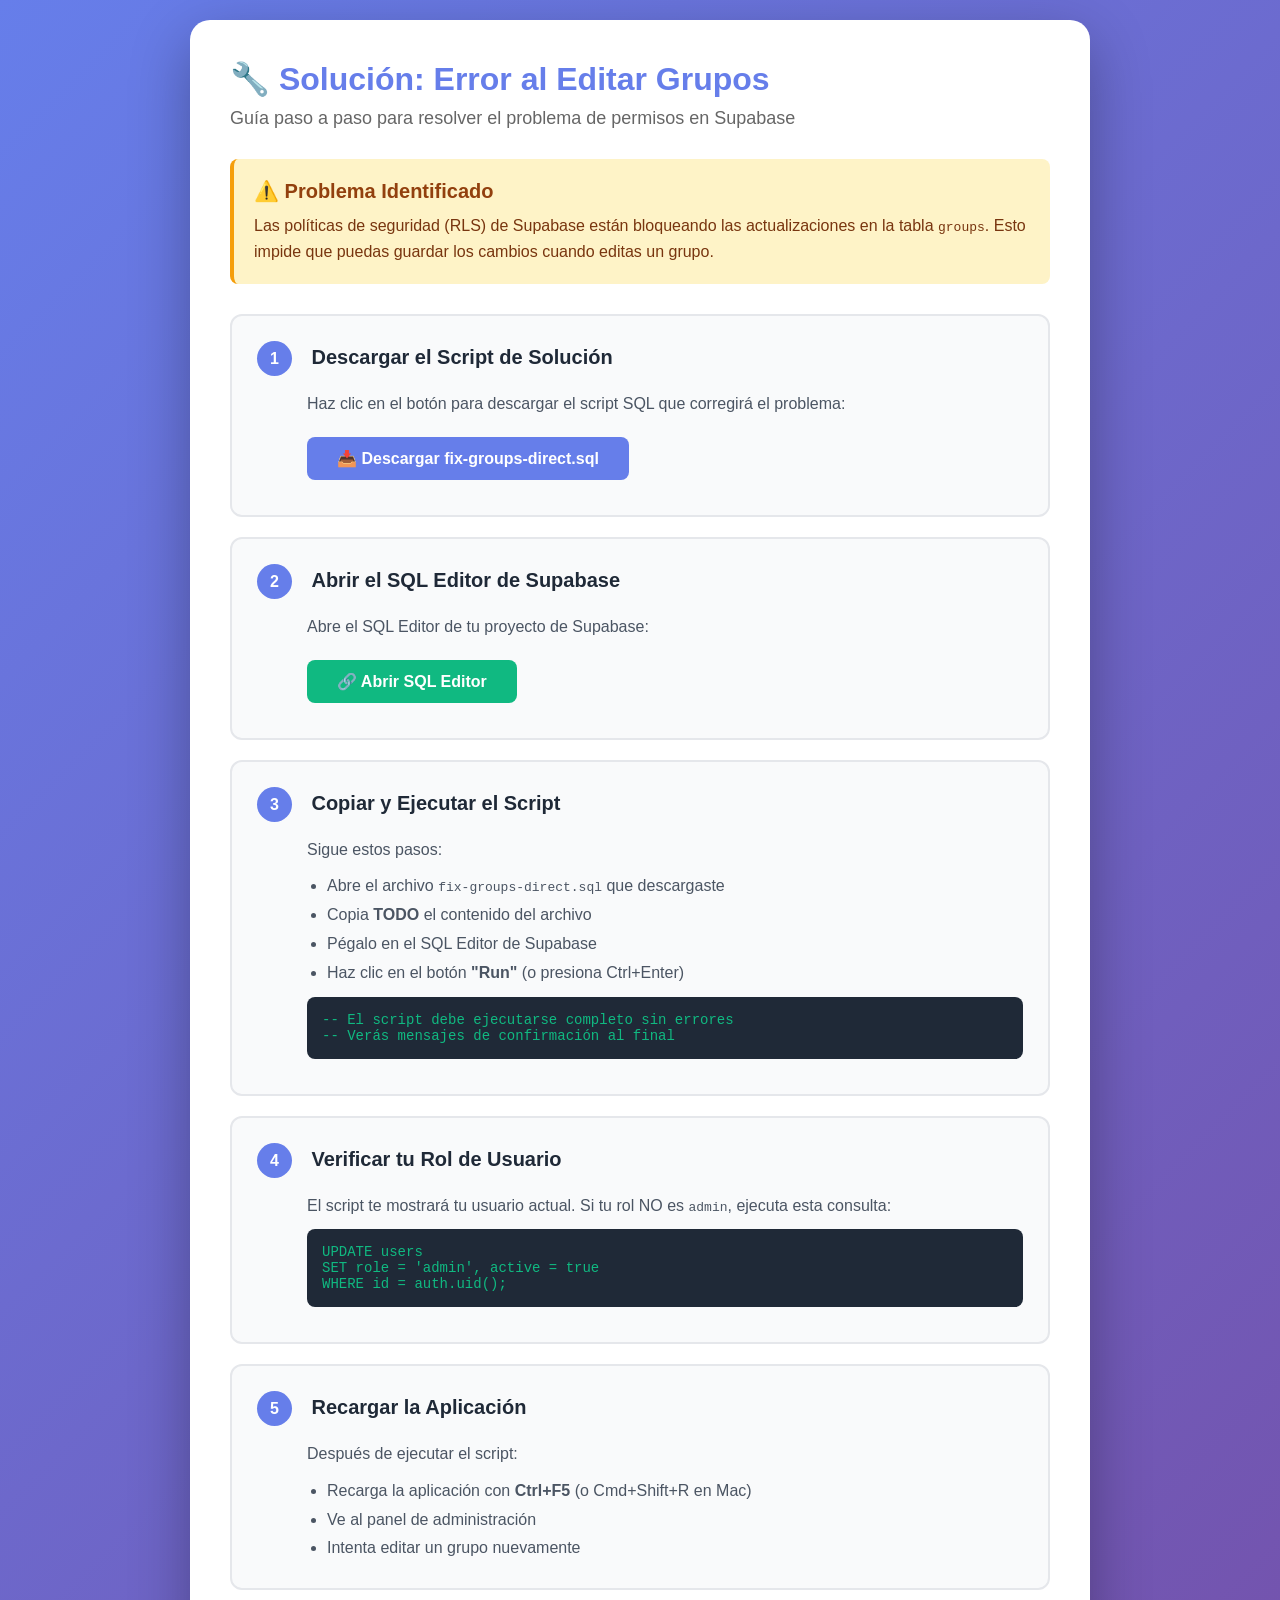
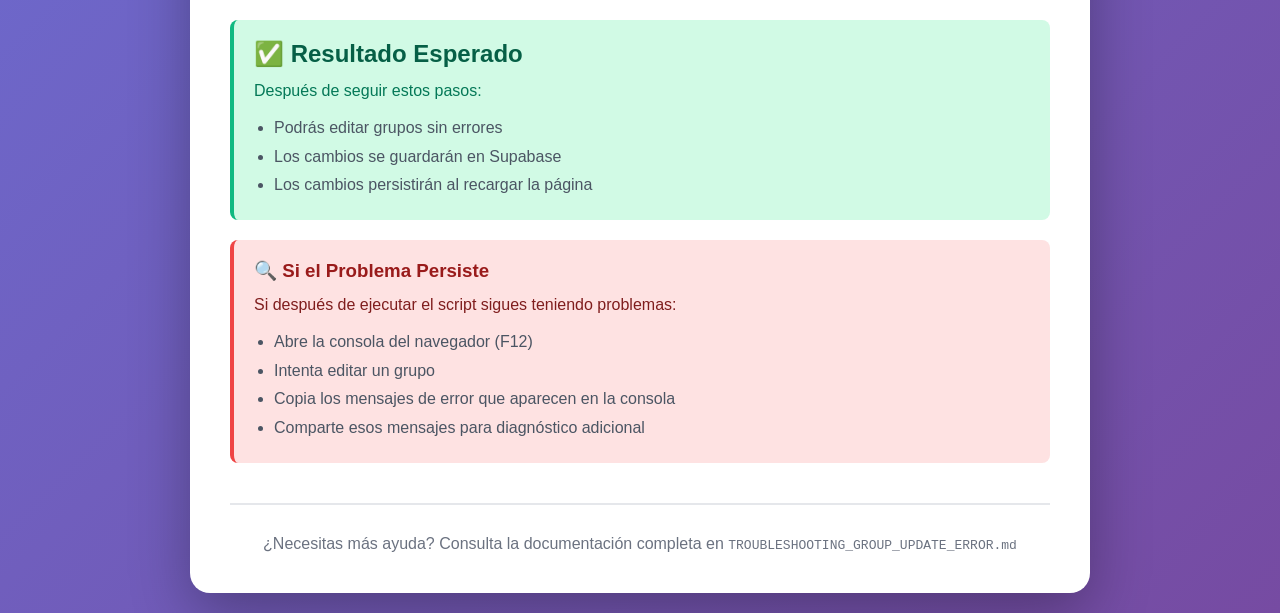
<file: public/SOLUCION_GRUPOS.html>
<!DOCTYPE html>
<html lang="es">
<head>
    <meta charset="UTF-8">
    <meta name="viewport" content="width=device-width, initial-scale=1.0">
    <title>Solución: Error al Editar Grupos</title>
    <style>
        * {
            margin: 0;
            padding: 0;
            box-sizing: border-box;
        }
        body {
            font-family: -apple-system, BlinkMacSystemFont, 'Segoe UI', Roboto, Oxygen, Ubuntu, Cantarell, sans-serif;
            background: linear-gradient(135deg, #667eea 0%, #764ba2 100%);
            padding: 20px;
            min-height: 100vh;
        }
        .container {
            max-width: 900px;
            margin: 0 auto;
            background: white;
            border-radius: 20px;
            padding: 40px;
            box-shadow: 0 20px 60px rgba(0,0,0,0.3);
        }
        h1 {
            color: #667eea;
            margin-bottom: 10px;
            font-size: 32px;
        }
        .subtitle {
            color: #666;
            margin-bottom: 30px;
            font-size: 18px;
        }
        .alert {
            background: #fef3c7;
            border-left: 4px solid #f59e0b;
            padding: 20px;
            margin-bottom: 30px;
            border-radius: 8px;
        }
        .alert h2 {
            color: #92400e;
            margin-bottom: 10px;
            font-size: 20px;
        }
        .alert p {
            color: #78350f;
            line-height: 1.6;
        }
        .step {
            background: #f9fafb;
            border-radius: 12px;
            padding: 25px;
            margin-bottom: 20px;
            border: 2px solid #e5e7eb;
        }
        .step:hover {
            border-color: #667eea;
            box-shadow: 0 4px 12px rgba(102, 126, 234, 0.1);
        }
        .step-number {
            display: inline-block;
            background: #667eea;
            color: white;
            width: 35px;
            height: 35px;
            border-radius: 50%;
            text-align: center;
            line-height: 35px;
            font-weight: bold;
            margin-right: 15px;
        }
        .step h3 {
            display: inline;
            color: #1f2937;
            font-size: 20px;
        }
        .step-content {
            margin-top: 15px;
            margin-left: 50px;
        }
        .step p {
            color: #4b5563;
            line-height: 1.6;
            margin-bottom: 10px;
        }
        .code-block {
            background: #1f2937;
            color: #10b981;
            padding: 15px;
            border-radius: 8px;
            font-family: 'Courier New', monospace;
            font-size: 14px;
            overflow-x: auto;
            margin: 10px 0;
        }
        .button {
            display: inline-block;
            background: #667eea;
            color: white;
            padding: 12px 30px;
            border-radius: 8px;
            text-decoration: none;
            font-weight: bold;
            margin: 10px 10px 10px 0;
            transition: all 0.3s;
        }
        .button:hover {
            background: #5568d3;
            transform: translateY(-2px);
            box-shadow: 0 4px 12px rgba(102, 126, 234, 0.4);
        }
        .button-secondary {
            background: #10b981;
        }
        .button-secondary:hover {
            background: #059669;
        }
        .success {
            background: #d1fae5;
            border-left: 4px solid #10b981;
            padding: 20px;
            margin-top: 30px;
            border-radius: 8px;
        }
        .success h2 {
            color: #065f46;
            margin-bottom: 10px;
        }
        .success p {
            color: #047857;
            line-height: 1.6;
        }
        .warning {
            background: #fee2e2;
            border-left: 4px solid #ef4444;
            padding: 20px;
            margin-top: 20px;
            border-radius: 8px;
        }
        .warning h3 {
            color: #991b1b;
            margin-bottom: 10px;
        }
        .warning p {
            color: #7f1d1d;
            line-height: 1.6;
        }
        ul {
            margin-left: 20px;
            margin-top: 10px;
        }
        li {
            color: #4b5563;
            line-height: 1.8;
        }
    </style>
</head>
<body>
    <div class="container">
        <h1>🔧 Solución: Error al Editar Grupos</h1>
        <p class="subtitle">Guía paso a paso para resolver el problema de permisos en Supabase</p>

        <div class="alert">
            <h2>⚠️ Problema Identificado</h2>
            <p>Las políticas de seguridad (RLS) de Supabase están bloqueando las actualizaciones en la tabla <code>groups</code>. Esto impide que puedas guardar los cambios cuando editas un grupo.</p>
        </div>

        <div class="step">
            <span class="step-number">1</span>
            <h3>Descargar el Script de Solución</h3>
            <div class="step-content">
                <p>Haz clic en el botón para descargar el script SQL que corregirá el problema:</p>
                <a href="/sql/fix-groups-direct.sql" download class="button">📥 Descargar fix-groups-direct.sql</a>
            </div>
        </div>

        <div class="step">
            <span class="step-number">2</span>
            <h3>Abrir el SQL Editor de Supabase</h3>
            <div class="step-content">
                <p>Abre el SQL Editor de tu proyecto de Supabase:</p>
                <a href="https://supabase.com/dashboard/project/sbymwyxjuxhkilwcxoed/sql/new" target="_blank" class="button button-secondary">🔗 Abrir SQL Editor</a>
            </div>
        </div>

        <div class="step">
            <span class="step-number">3</span>
            <h3>Copiar y Ejecutar el Script</h3>
            <div class="step-content">
                <p>Sigue estos pasos:</p>
                <ul>
                    <li>Abre el archivo <code>fix-groups-direct.sql</code> que descargaste</li>
                    <li>Copia <strong>TODO</strong> el contenido del archivo</li>
                    <li>Pégalo en el SQL Editor de Supabase</li>
                    <li>Haz clic en el botón <strong>"Run"</strong> (o presiona Ctrl+Enter)</li>
                </ul>
                <div class="code-block">
                    -- El script debe ejecutarse completo sin errores<br>
                    -- Verás mensajes de confirmación al final
                </div>
            </div>
        </div>

        <div class="step">
            <span class="step-number">4</span>
            <h3>Verificar tu Rol de Usuario</h3>
            <div class="step-content">
                <p>El script te mostrará tu usuario actual. Si tu rol NO es <code>admin</code>, ejecuta esta consulta:</p>
                <div class="code-block">
UPDATE users <br>
SET role = 'admin', active = true<br>
WHERE id = auth.uid();
                </div>
            </div>
        </div>

        <div class="step">
            <span class="step-number">5</span>
            <h3>Recargar la Aplicación</h3>
            <div class="step-content">
                <p>Después de ejecutar el script:</p>
                <ul>
                    <li>Recarga la aplicación con <strong>Ctrl+F5</strong> (o Cmd+Shift+R en Mac)</li>
                    <li>Ve al panel de administración</li>
                    <li>Intenta editar un grupo nuevamente</li>
                </ul>
            </div>
        </div>

        <div class="success">
            <h2>✅ Resultado Esperado</h2>
            <p>Después de seguir estos pasos:</p>
            <ul>
                <li>Podrás editar grupos sin errores</li>
                <li>Los cambios se guardarán en Supabase</li>
                <li>Los cambios persistirán al recargar la página</li>
            </ul>
        </div>

        <div class="warning">
            <h3>🔍 Si el Problema Persiste</h3>
            <p>Si después de ejecutar el script sigues teniendo problemas:</p>
            <ul>
                <li>Abre la consola del navegador (F12)</li>
                <li>Intenta editar un grupo</li>
                <li>Copia los mensajes de error que aparecen en la consola</li>
                <li>Comparte esos mensajes para diagnóstico adicional</li>
            </ul>
        </div>

        <div style="margin-top: 40px; padding-top: 30px; border-top: 2px solid #e5e7eb; text-align: center; color: #6b7280;">
            <p>¿Necesitas más ayuda? Consulta la documentación completa en <code>TROUBLESHOOTING_GROUP_UPDATE_ERROR.md</code></p>
        </div>
    </div>
</body>
</html>
</file>
